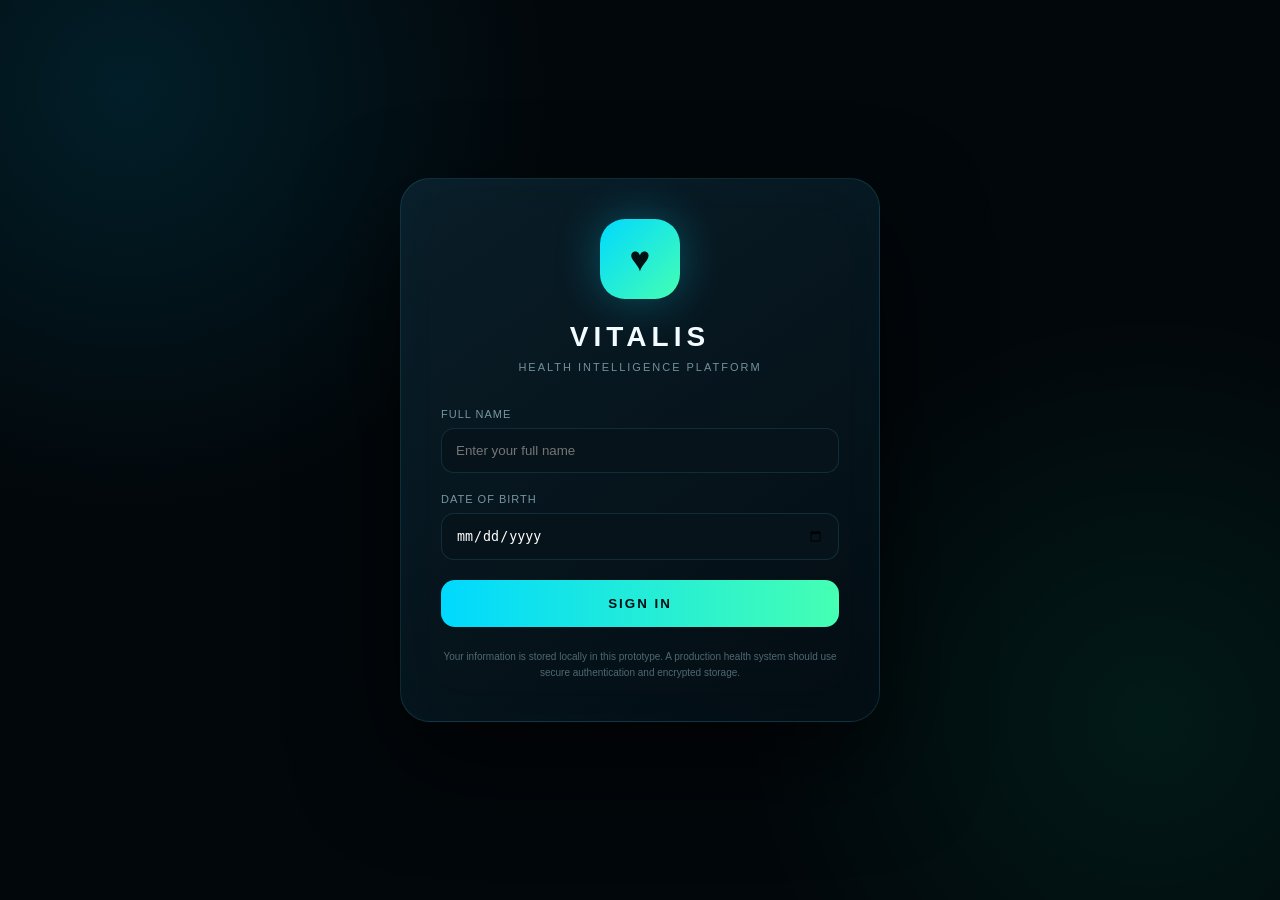
<file: index.html>
<!DOCTYPE html>
<html lang="en">
<head>
    <meta charset="UTF-8">
    <meta name="viewport" content="width=device-width, initial-scale=1.0">

    <title>EVAN | Health Intelligence</title>

    <link rel="stylesheet" href="style.css">
</head>

<body>

<!-- =========================
     LOGIN PAGE
========================= -->

<div id="loginPage">

    <div class="login-box">

        <div class="login-logo">♥</div>

        <h1>VITALIS</h1>

        <p class="subtitle">
            HEALTH INTELLIGENCE PLATFORM
        </p>

        <div class="form-group">

            <label>FULL NAME</label>

            <input
                id="loginName"
                type="text"
                placeholder="Enter your full name"
            >

        </div>

        <div class="form-group">

            <label>DATE OF BIRTH</label>

            <input
                id="loginDOB"
                type="date"
            >

        </div>

        <button
            class="primary-button"
            onclick="signIn()"
        >
            SIGN IN
        </button>

        <p class="login-note">
            Your information is stored locally in this prototype.
            A production health system should use secure
            authentication and encrypted storage.
        </p>

    </div>

</div>


<!-- =========================
     MAIN DASHBOARD
========================= -->

<div id="dashboard">

    <div class="container">

        <!-- HEADER -->

        <header class="header">

            <div class="brand">

                <div class="brand-logo">
                    ✚
                </div>

                <div>

                    <h2>VITALIS</h2>

                    <p>
                        ADVANCED HEALTH INTELLIGENCE
                    </p>

                </div>

            </div>

            <div class="header-actions">

                <button
                    class="icon-button"
                    onclick="openPayment()"
                >
                    PAYMENT
                </button>

                <button
                    class="icon-button"
                    onclick="logout()"
                >
                    SIGN OUT
                </button>

            </div>

        </header>


        <!-- USER INFORMATION -->

        <div class="user-card">

            <div class="user-info">

                <div
                    class="avatar"
                    id="avatar"
                >
                    V
                </div>

                <div>

                    <div
                        class="user-name"
                        id="displayName"
                    >
                        User
                    </div>

                    <div
                        class="user-dob"
                        id="displayDOB"
                    >
                        DATE OF BIRTH
                    </div>

                </div>

            </div>

            <div class="health-state">
                ● HEALTH PROFILE ACTIVE
            </div>

        </div>


        <!-- NAVIGATION -->

        <nav class="navigation">

            <button
                class="nav-button active"
                onclick="showSection('overview', this)"
            >
                OVERVIEW
            </button>

            <button
                class="nav-button"
                onclick="showSection('vitals', this)"
            >
                VITALS
            </button>

            <button
                class="nav-button"
                onclick="showSection('analysis', this)"
            >
                HEALTH AI
            </button>

            <button
                class="nav-button"
                onclick="showSection('meals', this)"
            >
                MEAL PLAN
            </button>

            <button
                class="nav-button"
                onclick="showSection('records', this)"
            >
                RECORDS
            </button>

            <button
                class="nav-button"
                onclick="openPayment()"
            >
                PREMIUM
            </button>

        </nav>


        <!-- =========================
             OVERVIEW
        ========================= -->

        <section
            id="overview"
            class="section active"
        >

            <!-- LCD -->

            <div class="lcd">

                <div class="lcd-top">

                    <span>
                        VITALIS // HEALTH LCD
                    </span>

                    <span id="clock">
                        --:--:--
                    </span>

                </div>

                <div class="lcd-main">

                    <div class="lcd-icon">
                        ♥
                    </div>

                    <div
                        class="lcd-status"
                        id="lcdStatus"
                    >
                        READY
                    </div>

                    <div
                        class="lcd-description"
                        id="lcdDescription"
                    >
                        Complete your health check to generate
                        your current dashboard status.
                    </div>

                </div>

            </div>


            <!-- VITAL CARDS -->

            <div class="grid-4">

                <div class="card">

                    <div class="card-label">
                        PULSE
                    </div>

                    <div class="card-value">

                        <span id="pulseValue">
                            --
                        </span>

                        <span class="card-unit">
                            BPM
                        </span>

                    </div>

                    <div class="card-status">
                        HEART ACTIVITY
                    </div>

                </div>


                <div class="card">

                    <div class="card-label">
                        BLOOD PRESSURE
                    </div>

                    <div class="card-value">

                        <span id="bpValue">
                            --
                        </span>

                    </div>

                    <div class="card-status">
                        CARDIOVASCULAR
                    </div>

                </div>


                <div class="card">

                    <div class="card-label">
                        OXYGEN
                    </div>

                    <div class="card-value">

                        <span id="oxygenValue">
                            --
                        </span>

                        <span class="card-unit">
                            %
                        </span>

                    </div>

                    <div class="card-status">
                        OXYGEN SATURATION
                    </div>

                </div>


                <div class="card">

                    <div class="card-label">
                        TEMPERATURE
                    </div>

                    <div class="card-value">

                        <span id="tempValue">
                            --
                        </span>

                        <span class="card-unit">
                            °C
                        </span>

                    </div>

                    <div class="card-status">
                        BODY TEMPERATURE
                    </div>

                </div>

            </div>


            <!-- WEEKLY GRAPH -->

            <div class="card graph-card">

                <div class="card-header">

                    <h3>
                        WEEKLY HEALTH RECORD
                    </h3>

                    <span>
                        LAST 7 RECORDS
                    </span>

                </div>

                <canvas id="healthGraph"></canvas>

            </div>

        </section>


        <!-- =========================
             VITALS
        ========================= -->

        <section
            id="vitals"
            class="section"
        >

            <div class="card">

                <div class="card-header">

                    <h3>
                        HEALTH MEASUREMENTS
                    </h3>

                    <span>
                        ENTER MEASUREMENTS
                    </span>

                </div>


                <div class="grid-4">

                    <div class="form-group">

                        <label>
                            PULSE / HEART RATE
                        </label>

                        <input
                            id="inputPulse"
                            type="number"
                            placeholder="72"
                        >

                    </div>


                    <div class="form-group">

                        <label>
                            BLOOD PRESSURE
                        </label>

                        <input
                            id="inputBP"
                            type="text"
                            placeholder="120/80"
                        >

                    </div>


                    <div class="form-group">

                        <label>
                            OXYGEN SATURATION
                        </label>

                        <input
                            id="inputOxygen"
                            type="number"
                            placeholder="98"
                        >

                    </div>


                    <div class="form-group">

                        <label>
                            TEMPERATURE
                        </label>

                        <input
                            id="inputTemp"
                            type="number"
                            step="0.1"
                            placeholder="36.7"
                        >

                    </div>

                </div>


                <div class="form-group">

                    <label>
                        CURRENT SYMPTOMS
                    </label>

                    <textarea
                        id="inputSymptoms"
                        placeholder="Describe any symptoms..."
                    ></textarea>

                </div>


                <button
                    class="primary-button"
                    onclick="runHealthCheck()"
                >
                    ANALYZE HEALTH STATUS
                </button>

            </div>

        </section>


        <!-- =========================
             HEALTH AI
        ========================= -->

        <section
            id="analysis"
            class="section"
        >

            <div class="analysis-grid">

                <div class="card">

                    <div class="card-header">

                        <h3>
                            HEALTH ANALYSIS
                        </h3>

                        <span>
                            SCREENING
                        </span>

                    </div>


                    <div class="analysis-item">

                        <strong>
                            Cardiovascular
                        </strong>

                        <span id="cardioAnalysis">
                            Awaiting health data.
                        </span>

                    </div>


                    <div class="analysis-item">

                        <strong>
                            Oxygen
                        </strong>

                        <span id="oxygenAnalysis">
                            Awaiting health data.
                        </span>

                    </div>


                    <div class="analysis-item">

                        <strong>
                            Temperature
                        </strong>

                        <span id="tempAnalysis">
                            Awaiting health data.
                        </span>

                    </div>

                </div>


                <div class="card">

                    <div class="card-header">

                        <h3>
                            HEALTH SCORE
                        </h3>

                        <span>
                            DEMO SCORE
                        </span>

                    </div>


                    <div
                        id="healthScore"
                        class="health-score"
                    >
                        --
                    </div>


                    <div class="score-note">

                        This is a prototype screening
                        indicator, not a medical diagnosis.

                    </div>

                </div>

            </div>

        </section>


        <!-- =========================
             MEAL PLAN
        ========================= -->

        <section
            id="meals"
            class="section"
        >

            <div class="card">

                <div class="card-header">

                    <h3>
                        PERSONAL HEALTH MEAL PLAN
                    </h3>

                    <span>
                        HEALTH-BASED SUGGESTION
                    </span>

                </div>


                <p
                    id="mealIntro"
                    class="meal-intro"
                >
                    Complete a health check first to generate
                    your meal-planning suggestion.
                </p>


                <div
                    class="meal-grid"
                    id="mealGrid"
                >

                    <div class="meal">

                        <div class="meal-time">
                            07:00 — BREAKFAST
                        </div>

                        <h4>
                            Balanced Start
                        </h4>

                        <p>
                            Whole grains, fruit and a protein
                            source with water.
                        </p>

                    </div>


                    <div class="meal">

                        <div class="meal-time">
                            13:00 — LUNCH
                        </div>

                        <h4>
                            Balanced Plate
                        </h4>

                        <p>
                            Vegetables, carbohydrates and
                            a protein source.
                        </p>

                    </div>


                    <div class="meal">

                        <div class="meal-time">
                            19:00 — DINNER
                        </div>

                        <h4>
                            Light Dinner
                        </h4>

                        <p>
                            Vegetables, protein and a moderate
                            carbohydrate portion.
                        </p>

                    </div>

                </div>

            </div>

        </section>


        <!-- =========================
             RECORDS
        ========================= -->

        <section
            id="records"
            class="section"
        >

            <div class="card">

                <div class="card-header">

                    <h3>
                        HEALTH RECORD DATABASE
                    </h3>

                    <span id="recordCount">
                        0 RECORDS
                    </span>

                </div>


                <div class="table-wrapper">

                    <table class="record-table">

                        <thead>

                            <tr>

                                <th>DATE</th>

                                <th>PULSE</th>

                                <th>BP</th>

                                <th>OXYGEN</th>

                                <th>TEMP</th>

                                <th>STATUS</th>

                            </tr>

                        </thead>

                        <tbody id="recordTable">

                        </tbody>

                    </table>

                </div>

            </div>

        </section>


        <div class="footer">

            VITALIS HEALTH INTELLIGENCE •
            PROTOTYPE SYSTEM •
            NOT A MEDICAL DIAGNOSIS

        </div>

    </div>

</div>


<!-- =========================
     PAYMENT MODAL
========================= -->

<div
    id="paymentModal"
    class="modal"
>

    <div class="modal-box">

        <h3>
            VITALIS PREMIUM ACCESS
        </h3>

        <p class="payment-description">

            Premium features can be placed behind
            a legitimate payment system.

            This prototype demonstrates the
            payment-gate interface only.

        </p>


        <div class="account-box">

            <div class="account-label">
                PAYMENT ACCOUNT
            </div>

            <div
                class="account-number"
                id="paymentAccount"
            >
                YOUR ACCOUNT NUMBER
            </div>

        </div>


        <div class="form-group">

            <label>
                AMOUNT
            </label>

            <input
                id="paymentAmount"
                type="number"
                placeholder="Enter amount"
            >

        </div>


        <button
            class="primary-button"
            onclick="simulatePayment()"
        >
            VERIFY PAYMENT
        </button>


        <div
            id="paymentStatus"
            class="payment-status"
        ></div>


        <button
            class="reset-button"
            onclick="closePayment()"
        >
            CLOSE
        </button>
</file>
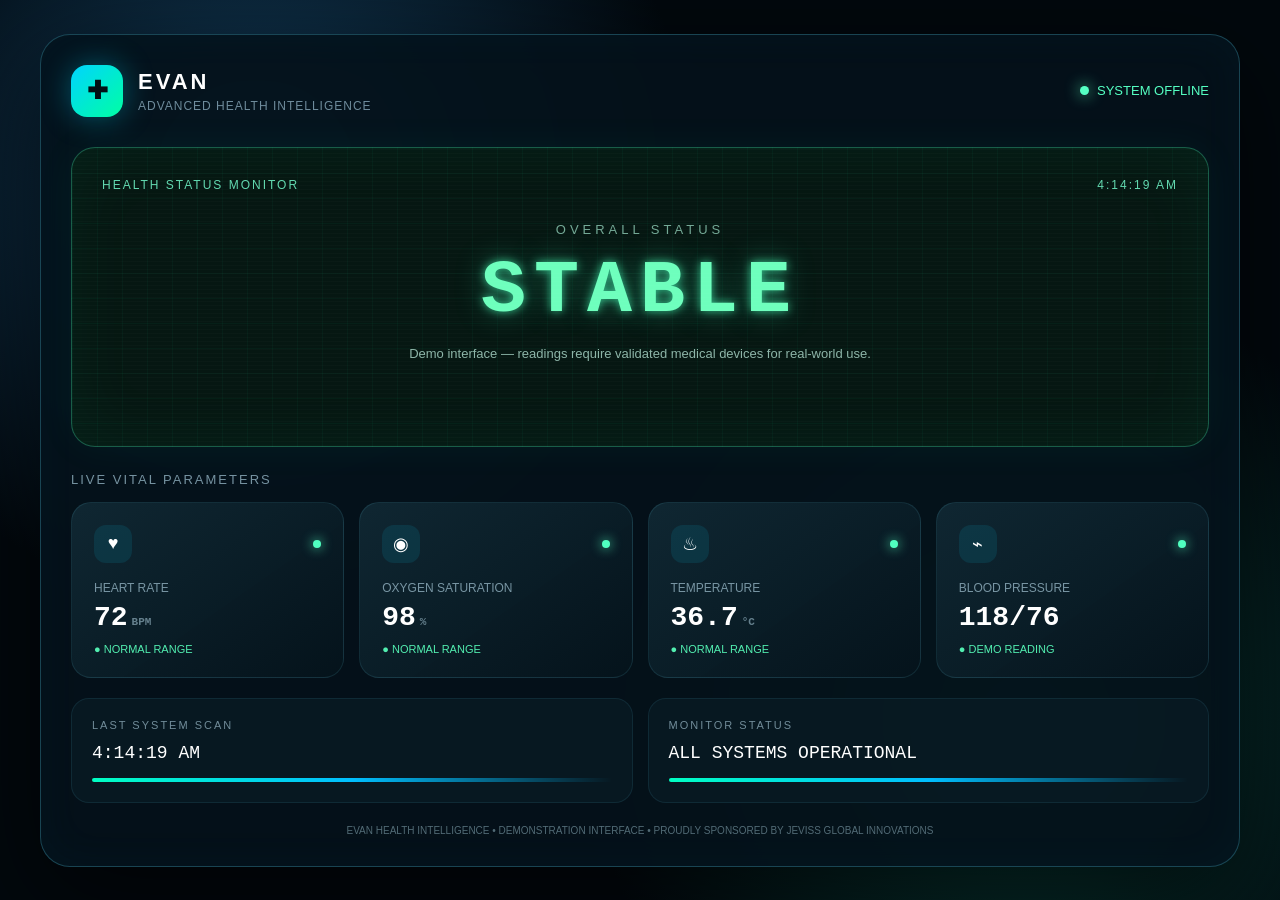
<file: kik.html>
<!DOCTYPE html>
<html lang="en">
<head>
<meta charset="UTF-8">
<meta name="viewport" content="width=device-width, initial-scale=1.0">

<title>EVAN | Health Status</title>

<style>
    * {
        box-sizing: border-box;
        margin: 0;
        padding: 0;
    }

    body {
        min-height: 100vh;
        font-family: Arial, Helvetica, sans-serif;
        background:
            radial-gradient(circle at 20% 20%, #123d5c 0%, transparent 35%),
            radial-gradient(circle at 80% 80%, #073b35 0%, transparent 35%),
            #02080d;
        color: white;
        display: flex;
        align-items: center;
        justify-content: center;
        padding: 30px;
    }

    .app {
        width: min(1200px, 100%);
        background: rgba(5, 18, 27, 0.92);
        border: 1px solid rgba(87, 221, 255, 0.25);
        border-radius: 30px;
        padding: 30px;
        box-shadow:
            0 30px 100px rgba(0,0,0,.6),
            inset 0 0 50px rgba(0,180,255,.03);
        backdrop-filter: blur(20px);
    }

    /* HEADER */

    .header {
        display: flex;
        justify-content: space-between;
        align-items: center;
        margin-bottom: 30px;
    }

    .brand {
        display: flex;
        align-items: center;
        gap: 15px;
    }

    .logo {
        width: 52px;
        height: 52px;
        border-radius: 16px;
        background: linear-gradient(135deg, #00d4ff, #00ffa3);
        display: grid;
        place-items: center;
        color: #021015;
        font-size: 25px;
        font-weight: bold;
        box-shadow: 0 0 30px rgba(0,220,255,.35);
    }

    .brand h1 {
        font-size: 22px;
        letter-spacing: 3px;
    }

    .brand p {
        color: #6f8c9c;
        font-size: 12px;
        margin-top: 4px;
        letter-spacing: 1px;
    }

    .live {
        display: flex;
        align-items: center;
        gap: 8px;
        color: #55ffc3;
        font-size: 13px;
    }

    .live-dot {
        width: 9px;
        height: 9px;
        border-radius: 50%;
        background: #55ffc3;
        box-shadow: 0 0 15px #55ffc3;
        animation: pulse 1.5s infinite;
    }

    @keyframes pulse {
        50% {
            opacity: .35;
            transform: scale(.7);
        }
    }

    /* LCD */

    .lcd {
        position: relative;
        overflow: hidden;
        min-height: 300px;
        border-radius: 24px;
        padding: 30px;
        background:
            linear-gradient(rgba(0,255,190,.035) 1px, transparent 1px),
            linear-gradient(90deg, rgba(0,255,190,.035) 1px, transparent 1px),
            #061712;
        background-size: 25px 25px;
        border: 1px solid rgba(70,255,194,.3);
        box-shadow:
            inset 0 0 70px rgba(0,255,170,.05),
            0 0 40px rgba(0,255,170,.05);
        margin-bottom: 25px;
    }

    .lcd::after {
        content: "";
        position: absolute;
        inset: 0;
        pointer-events: none;
        background: repeating-linear-gradient(
            0deg,
            rgba(255,255,255,.015),
            rgba(255,255,255,.015) 1px,
            transparent 1px,
            transparent 4px
        );
    }

    .lcd-top {
        display: flex;
        justify-content: space-between;
        color: #62d9b0;
        font-size: 12px;
        letter-spacing: 2px;
        margin-bottom: 30px;
    }

    .status {
        text-align: center;
    }

    .status-label {
        color: #74a996;
        font-size: 13px;
        letter-spacing: 4px;
        margin-bottom: 12px;
    }

    .status-value {
        color: #6effbd;
        font-family: "Courier New", monospace;
        font-size: clamp(40px, 8vw, 75px);
        font-weight: bold;
        letter-spacing: 8px;
        text-shadow:
            0 0 10px rgba(70,255,185,.7),
            0 0 30px rgba(70,255,185,.35);
    }

    .status-description {
        color: #8db5a8;
        margin-top: 12px;
        font-size: 13px;
    }

    /* VITAL CARDS */

    .section-title {
        font-size: 13px;
        letter-spacing: 2px;
        color: #7693a1;
        margin: 25px 0 15px;
    }

    .vitals {
        display: grid;
        grid-template-columns: repeat(4, 1fr);
        gap: 15px;
    }

    .card {
        background: linear-gradient(
            145deg,
            rgba(18,43,55,.85),
            rgba(5,20,28,.9)
        );
        border: 1px solid rgba(100,200,230,.12);
        border-radius: 20px;
        padding: 22px;
        transition: .25s ease;
    }

    .card:hover {
        transform: translateY(-4px);
        border-color: rgba(80,220,255,.4);
        box-shadow: 0 15px 40px rgba(0,200,255,.08);
    }

    .card-top {
        display: flex;
        justify-content: space-between;
        align-items: center;
        margin-bottom: 18px;
    }

    .icon {
        width: 38px;
        height: 38px;
        border-radius: 12px;
        background: rgba(0,210,255,.1);
        display: grid;
        place-items: center;
        font-size: 18px;
    }

    .indicator {
        width: 8px;
        height: 8px;
        border-radius: 50%;
        background: #50ffc0;
        box-shadow: 0 0 12px #50ffc0;
    }

    .card-name {
        color: #7895a3;
        font-size: 12px;
        margin-bottom: 7px;
    }

    .value {
        font-family: "Courier New", monospace;
        font-size: 28px;
        font-weight: bold;
    }

    .unit {
        color: #66818e;
        font-size: 11px;
        margin-left: 4px;
    }

    .normal {
        color: #52eeb0;
        font-size: 11px;
        margin-top: 10px;
    }

    /* BOTTOM */

    .bottom {
        margin-top: 20px;
        display: grid;
        grid-template-columns: 1fr 1fr;
        gap: 15px;
    }

    .info {
        background: rgba(9,27,37,.75);
        border: 1px solid rgba(100,200,230,.1);
        border-radius: 18px;
        padding: 20px;
    }

    .info-title {
        color: #718c99;
        font-size: 11px;
        letter-spacing: 2px;
        margin-bottom: 12px;
    }

    .info-value {
        font-family: "Courier New", monospace;
        font-size: 18px;
    }

    .scan-line {
        height: 4px;
        margin-top: 15px;
        border-radius: 10px;
        background: linear-gradient(
            90deg,
            #00ffc3,
            #00bfff,
            transparent
        );
        animation: scan 2s infinite alternate;
    }

    @keyframes scan {
        from {
            opacity: .35;
            transform: scaleX(.7);
            transform-origin: left;
        }

        to {
            opacity: 1;
            transform: scaleX(1);
        }
    }

    .disclaimer {
        text-align: center;
        color: #526b76;
        font-size: 10px;
        margin-top: 22px;
    }

    /* RESPONSIVE */

    @media(max-width: 800px) {
        .vitals {
            grid-template-columns: repeat(2, 1fr);
        }
    }

    @media(max-width: 500px) {
        body {
            padding: 12px;
        }

        .app {
            padding: 18px;
            border-radius: 20px;
        }

        .header {
            align-items: flex-start;
        }

        .live {
            font-size: 10px;
        }

        .vitals,
        .bottom {
            grid-template-columns: 1fr;
        }

        .lcd {
            padding: 20px;
        }
    }
</style>
</head>

<body>

<div class="app">

    <!-- HEADER -->

    <div class="header">

        <div class="brand">

            <div class="logo">✚</div>

            <div>
                <h1>EVAN</h1>
                <p>ADVANCED HEALTH INTELLIGENCE</p>
            </div>

        </div>

        <div class="live">
            <span class="live-dot"></span>
            SYSTEM OFFLINE
        </div>

    </div>


    <!-- LCD DISPLAY -->

    <div class="lcd">

        <div class="lcd-top">
            <span>HEALTH STATUS MONITOR</span>
            <span id="clock">--:--:--</span>
        </div>

        <div class="status">

            <div class="status-label">
                OVERALL STATUS
            </div>

            <div class="status-value">
                STABLE
            </div>

            <div class="status-description">
                Demo interface — readings require validated medical devices
                for real-world use.
            </div>

        </div>

    </div>


    <!-- VITALS -->

    <div class="section-title">
        LIVE VITAL PARAMETERS
    </div>

    <div class="vitals">

        <div class="card">

            <div class="card-top">
                <div class="icon">♥</div>
                <div class="indicator"></div>
            </div>

            <div class="card-name">
                HEART RATE
            </div>

            <div class="value">
                72<span class="unit">BPM</span>
            </div>

            <div class="normal">
                ● NORMAL RANGE
            </div>

        </div>


        <div class="card">

            <div class="card-top">
                <div class="icon">◉</div>
                <div class="indicator"></div>
            </div>

            <div class="card-name">
                OXYGEN SATURATION
            </div>

            <div class="value">
                98<span class="unit">%</span>
            </div>

            <div class="normal">
                ● NORMAL RANGE
            </div>

        </div>


        <div class="card">

            <div class="card-top">
                <div class="icon">♨</div>
                <div class="indicator"></div>
            </div>

            <div class="card-name">
                TEMPERATURE
            </div>

            <div class="value">
                36.7<span class="unit">°C</span>
            </div>

            <div class="normal">
                ● NORMAL RANGE
            </div>

        </div>


        <div class="card">

            <div class="card-top">
                <div class="icon">⌁</div>
                <div class="indicator"></div>
            </div>

            <div class="card-name">
                BLOOD PRESSURE
            </div>

            <div class="value">
                118/76
            </div>

            <div class="normal">
                ● DEMO READING
            </div>

        </div>

    </div>


    <!-- SYSTEM INFORMATION -->

    <div class="bottom">

        <div class="info">

            <div class="info-title">
                LAST SYSTEM SCAN
            </div>

            <div class="info-value">
                <span id="scanTime">Checking...</span>
            </div>

            <div class="scan-line"></div>

        </div>


        <div class="info">

            <div class="info-title">
                MONITOR STATUS
            </div>

            <div class="info-value">
                ALL SYSTEMS OPERATIONAL
            </div>

            <div class="scan-line"></div>

        </div>

    </div>


    <div class="disclaimer">
        EVAN HEALTH INTELLIGENCE • DEMONSTRATION INTERFACE •
        PROUDLY SPONSORED BY JEVISS GLOBAL INNOVATIONS
    </div>

</div>


<script>

    function updateClock() {

        const now = new Date();

        document.getElementById("clock").textContent =
            now.toLocaleTimeString();

        document.getElementById("scanTime").textContent =
            now.toLocaleTimeString();

    }

    updateClock();

    setInterval(updateClock, 1000);

</script>

</body>
</html>
</file>
<file: style.css>
*{
    box-sizing:border-box;
    margin:0;
    padding:0;
}

:root{
    --bg:#02070b;
    --panel:#07141c;
    --panel2:#0b1c26;
    --cyan:#00d9ff;
    --green:#45ffb3;
    --yellow:#ffd45c;
    --red:#ff5c70;
    --white:#f2fbff;
    --muted:#71909d;
    --border:rgba(70,220,255,.14);
}

body{
    background:
        radial-gradient(
            circle at 10% 10%,
            rgba(0,200,255,.12),
            transparent 30%
        ),
        radial-gradient(
            circle at 90% 80%,
            rgba(0,255,170,.08),
            transparent 30%
        ),
        var(--bg);

    color:var(--white);

    font-family:
        Inter,
        Arial,
        Helvetica,
        sans-serif;

    min-height:100vh;
}


/* =========================
   LOGIN
========================= */

#loginPage{
    min-height:100vh;

    display:flex;

    align-items:center;

    justify-content:center;

    padding:25px;
}

.login-box{

    width:min(480px,100%);

    padding:40px;

    border-radius:30px;

    background:
        linear-gradient(
            145deg,
            rgba(10,31,42,.97),
            rgba(3,12,18,.98)
        );

    border:1px solid var(--border);

    box-shadow:
        0 40px 100px rgba(0,0,0,.65),
        inset 0 0 60px rgba(0,200,255,.025);

    text-align:center;
}

.login-logo{

    width:80px;
    height:80px;

    margin:0 auto 22px;

    border-radius:25px;

    display:grid;

    place-items:center;

    background:
        linear-gradient(
            135deg,
            var(--cyan),
            var(--green)
        );

    color:#001014;

    font-size:35px;

    font-weight:bold;

    box-shadow:
        0 0 45px rgba(0,220,255,.3);
}

.login-box h1{

    font-size:28px;

    letter-spacing:5px;
}

.subtitle{

    color:var(--muted);

    font-size:11px;

    letter-spacing:2px;

    margin-top:8px;

    margin-bottom:35px;
}


/* =========================
   FORMS
========================= */

.form-group{

    text-align:left;

    margin-bottom:20px;
}

.form-group label{

    display:block;

    color:#7795a2;

    font-size:11px;

    letter-spacing:1px;

    margin-bottom:8px;
}

input,
select,
textarea{

    width:100%;

    background:#06131b;

    color:white;

    border:1px solid rgba(90,220,255,.13);

    border-radius:13px;

    padding:14px;

    outline:none;

    transition:.2s;
}

input:focus,
select:focus,
textarea:focus{

    border-color:var(--cyan);

    box-shadow:
        0 0 20px rgba(0,220,255,.08);
}

textarea{

    min-height:100px;

    resize:vertical;
}

.primary-button{

    width:100%;

    padding:16px;

    border:0;

    border-radius:14px;

    cursor:pointer;

    background:
        linear-gradient(
            90deg,
            var(--cyan),
            var(--green)
        );

    color:#001014;

    font-weight:bold;

    letter-spacing:2px;

    transition:.25s;
}

.primary-button:hover{

    transform:translateY(-2px);

    box-shadow:
        0 15px 35px rgba(0,220,255,.2);
}

.login-note{

    color:#4f6872;

    font-size:10px;

    margin-top:22px;

    line-height:1.6;
}


/* =========================
   DASHBOARD
========================= */

#dashboard{

    display:none;

    min-height:100vh;
}

.container{

    width:min(1450px,94%);

    margin:auto;

    padding:25px 0 50px;
}


/* =========================
   HEADER
========================= */

.header{

    display:flex;

    justify-content:space-between;

    align-items:center;

    margin-bottom:25px;
}

.brand{

    display:flex;

    align-items:center;

    gap:14px;
}

.brand-logo{

    width:50px;
    height:50px;

    border-radius:16px;

    display:grid;

    place-items:center;

    background:
        linear-gradient(
            135deg,
            var(--cyan),
            var(--green)
        );

    color:#001014;

    font-weight:bold;
}

.brand h2{

    font-size:20px;

    letter-spacing:3px;
}

.brand p{

    color:var(--muted);

    font-size:9px;

    letter-spacing:2px;

    margin-top:4px;
}

.header-actions{

    display:flex;

    gap:10px;
}

.icon-button{

    background:#071820;

    border:1px solid var(--border);

    color:#9db6c0;

    padding:10px 15px;

    border-radius:11px;

    cursor:pointer;
}

.icon-button:hover{

    color:white;

    border-color:var(--cyan);
}


/* =========================
   USER
========================= */

.user-card{

    display:flex;

    justify-content:space-between;

    align-items:center;

    gap:20px;

    padding:25px;

    border-radius:22px;

    background:
        linear-gradient(
            120deg,
            rgba(0,215,255,.08),
            rgba(50,255,170,.035)
        );

    border:1px solid var(--border);

    margin-bottom:20px;
}

.user-info{

    display:flex;

    align-items:center;

    gap:18px;
}

.avatar{

    width:65px;
    height:65px;

    border-radius:20px;

    display:grid;

    place-items:center;

    font-size:24px;

    font-weight:bold;

    color:#001014;

    background:
        linear-gradient(
            135deg,
            var(--cyan),
            var(--green)
        );
}

.user-name{

    font-size:21px;

    font-weight:bold;
}

.user-dob{

    color:var(--muted);

    font-size:11px;

    margin-top:5px;
}

.health-state{

    padding:11px 16px;

    border-radius:30px;

    color:var(--green);

    background:rgba(69,255,179,.08);

    border:1px solid rgba(69,255,179,.2);

    font-size:11px;

    letter-spacing:1px;
}


/* =========================
   NAVIGATION
========================= */

.navigation{

    display:grid;

    grid-template-columns:
        repeat(6,1fr);

    gap:10px;

    margin-bottom:20px;
}

.nav-button{

    padding:15px 10px;

    border-radius:13px;

    border:1px solid var(--border);

    background:#07151d;

    color:#7794a0;

    cursor:pointer;

    transition:.2s;

    font-size:11px;
}

.nav-button:hover,
.nav-button.active{

    color:white;

    background:#0b222d;

    border-color:
        rgba(0,220,255,.35);
}


/* =========================
   SECTIONS
========================= */

.section{

    display:none;
}

.section.active{

    display:block;
}


/* =========================
   CARDS
========================= */

.card{

    background:
        linear-gradient(
            145deg,
            rgba(9,29,39,.95),
            rgba(4,15,21,.98)
        );

    border:1px solid var(--border);

    border-radius:20px;

    padding:22px;

    box-shadow:
        0 15px 50px rgba(0,0,0,.2);
}

.card:hover{

    border-color:
        rgba(0,220,255,.25);
}

.grid-4{

    display:grid;

    grid-template-columns:
        repeat(4,1fr);

    gap:15px;

    margin-bottom:20px;
}

.card-label{

    color:#6f8b97;

    font-size:10px;

    letter-spacing:1.5px;
}

.card-value{

    font-family:
        "Courier New",
        monospace;

    font-size:29px;

    margin-top:13px;

    font-weight:bold;
}

.card-unit{

    color:#607984;

    font-size:10px;
}

.card-status{

    margin-top:9px;

    font-size:10px;

    color:var(--green);
}


/* =========================
   LCD
========================= */

.lcd{

    min-height:310px;

    border-radius:24px;

    padding:28px;

    position:relative;

    overflow:hidden;

    margin-bottom:20px;

    background:

        linear-gradient(
            rgba(0,255,190,.035) 1px,
            transparent 1px
        ),

        linear-gradient(
            90deg,
            rgba(0,255,190,.035) 1px,
            transparent 1px
        ),

        #061712;

    background-size:25px 25px;

    border:
        1px solid
        rgba(70,255,194,.25);

    box-shadow:
        inset 0 0 80px rgba(0,255,170,.05);
}

.lcd-top{

    display:flex;

    justify-content:space-between;

    color:#65dcb1;

    font-family:
        "Courier New",
        monospace;

    font-size:10px;

    letter-spacing:2px;
}

.lcd-main{

    height:230px;

    display:flex;

    flex-direction:column;

    justify-content:center;

    align-items:center;

    text-align:center;
}

.lcd-icon{

    font-size:50px;

    color:var(--green);

    text-shadow:
        0 0 30px var(--green);

    animation:
        heartBeat 1.3s infinite;
}

@keyframes heartBeat{

    50%{
        transform:scale(1.13);
    }
}

.lcd-status{

    font-family:
        "Courier New",
        monospace;

    font-size:44px;

    color:var(--green);

    letter-spacing:7px;

    margin-top:12px;

    text-shadow:
        0 0 25px rgba(69,255,179,.6);
}

.lcd-description{

    color:#71978a;

    max-width:600px;

    font-size:11px;

    margin-top:12px;

    line-height:1.6;
}


/* =========================
   GRAPH
========================= */

.graph-card{

    margin-bottom:20px;
}

.card-header{

    display:flex;

    justify-content:space-between;

    align-items:center;

    margin-bottom:20px;
}

.card-header h3{

    font-size:14px;

    letter-spacing:1px;
}

.card-header span{

    color:var(--muted);

    font-size:10px;
}

canvas{

    width:100%;

    height:300px;

    display:block;
}


/* =========================
   ANALYSIS
========================= */

.analysis-grid{

    display:grid;

    grid-template-columns:
        1fr 1fr;

    gap:20px;
}

.analysis-item{

    padding:18px;

    background:#071820;

    border-radius:15px;

    margin-bottom:10px;

    border:1px solid rgba(255,255,255,.04);
}

.analysis-item strong{

    display:block;

    margin-bottom:6px;
}

.analysis-item span{

    color:#77939e;

    font-size:11px;

    line-height:1.6;
}

.health-score{

    font-family:
        "Courier New",
        monospace;

    font-size:65px;

    color:var(--green);

    text-align:center;

    padding:30px;
}

.score-note{

    text-align:center;

    color:var(--muted);

    font-size:11px;
}


/* =========================
   MEAL PLAN
========================= */

.meal-grid{

    display:grid;

    grid-template-columns:
        repeat(3,1fr);

    gap:15px;
}

.meal{

    padding:20px;

    border-radius:18px;

    background:#071820;

    border:1px solid var(--border);
}

.meal h4{

    color:var(--green);

    margin-bottom:10px;
}

.meal p{

    color:#8ba4ae;

    font-size:11px;

    line-height:1.7;
}

.meal-time{

    color:var(--cyan);

    font-size:10px;

    letter-spacing:1px;

    margin-bottom:8px;
}

.meal-intro{

    color:#77929d;

    font-size:12px;

    margin-bottom:20px;

    line-height:1.6;
}


/* =========================
   RECORDS
========================= */

.table-wrapper{

    overflow-x:auto;
}

.record-table{

    width:100%;

    border-collapse:collapse;
}

.record-table th{

    color:#698590;

    font-size:10px;

    text-align:left;

    padding:14px;

    border-bottom:
        1px solid
        rgba(255,255,255,.07);
}

.record-table td{

    padding:15px;

    font-size:11px;

    border-bottom:
        1px solid
        rgba(255,255,255,.04);

    color:#b4c9d0;
}

.record-table tr:hover{

    background:#081b24;
}


/* =========================
   PAYMENT
========================= */

.modal{

    position:fixed;

    inset:0;

    display:none;

    align-items:center;

    justify-content:center;

    background:rgba(0,0,0,.75);

    backdrop-filter:blur(8px);

    z-index:1000;

    padding:20px;
}

.modal-box{

    width:min(500px,100%);

    background:#071820;

    border:1px solid var(--border);

    border-radius:24px;

    padding:30px;
}

.modal-box h3{

    margin-bottom:20px;
}

.payment-description{

    color:#78949f;

    font-size:12px;

    line-height:1.7;
}

.account-box{

    background:#06131b;

    border:1px dashed rgba(0,220,255,.3);

    border-radius:15px;

    padding:18px;

    margin:20px 0;
}

.account-label{

    color:#67848f;

    font-size:9px;

    letter-spacing:2px;
}

.account-number{

    color:var(--cyan);

    font-family:
        "Courier New",
        monospace;

    font-size:20px;

    margin-top:8px;

    letter-spacing:2px;

    word-break:break-all;
}

.payment-status{

    padding:13px;

    border-radius:12px;

    margin-top:15px;

    display:none;

}

.reset-button{

    width:100%;

    margin-top:10px;

    padding:13px;

    border-radius:12px;

    border:1px solid rgba(255,255,255,.1);

    background:#09151d;

    color:#8ca5af;

    cursor:pointer;
}


/* =========================
   FOOTER
========================= */

.footer{

    text-align:center;

    color:#425862;

    font-size:9px;

    letter-spacing:1px;

    margin-top:20px;
}


/* =========================
   RESPONSIVE
========================= */

@media(max-width:1000px){

    .grid-4{

        grid-template-columns:
            repeat(2,1fr);
    }

    .navigation{

        grid-template-columns:
            repeat(3,1fr);
    }

    .meal-grid{

        grid-template-columns:
            repeat(2,1fr);
    }

}

@media(max-width:700px){

    .container{

        width:94%;
    }

    .header{

        flex-direction:column;

        align-items:flex-start;

        gap:15px;
    }

    .user-card{

        flex-direction:column;

        align-items:flex-start;
    }

    .navigation{

        grid-template-columns:
            repeat(2,1fr);
    }

    .grid-4{

        grid-template-columns:1fr;
    }

    .analysis-grid{

        grid-template-columns:1fr;
    }

    .meal-grid{

        grid-template-columns:1fr;
    }

    .lcd-status{

        font-size:30px;
    }

}

@media(max-width:450px){

    .login-box{

        padding:25px;
    }

    .brand h2{

        font-size:17px;
    }

    .navigation{

        grid-template-columns:1fr;
    }

}
</file>
